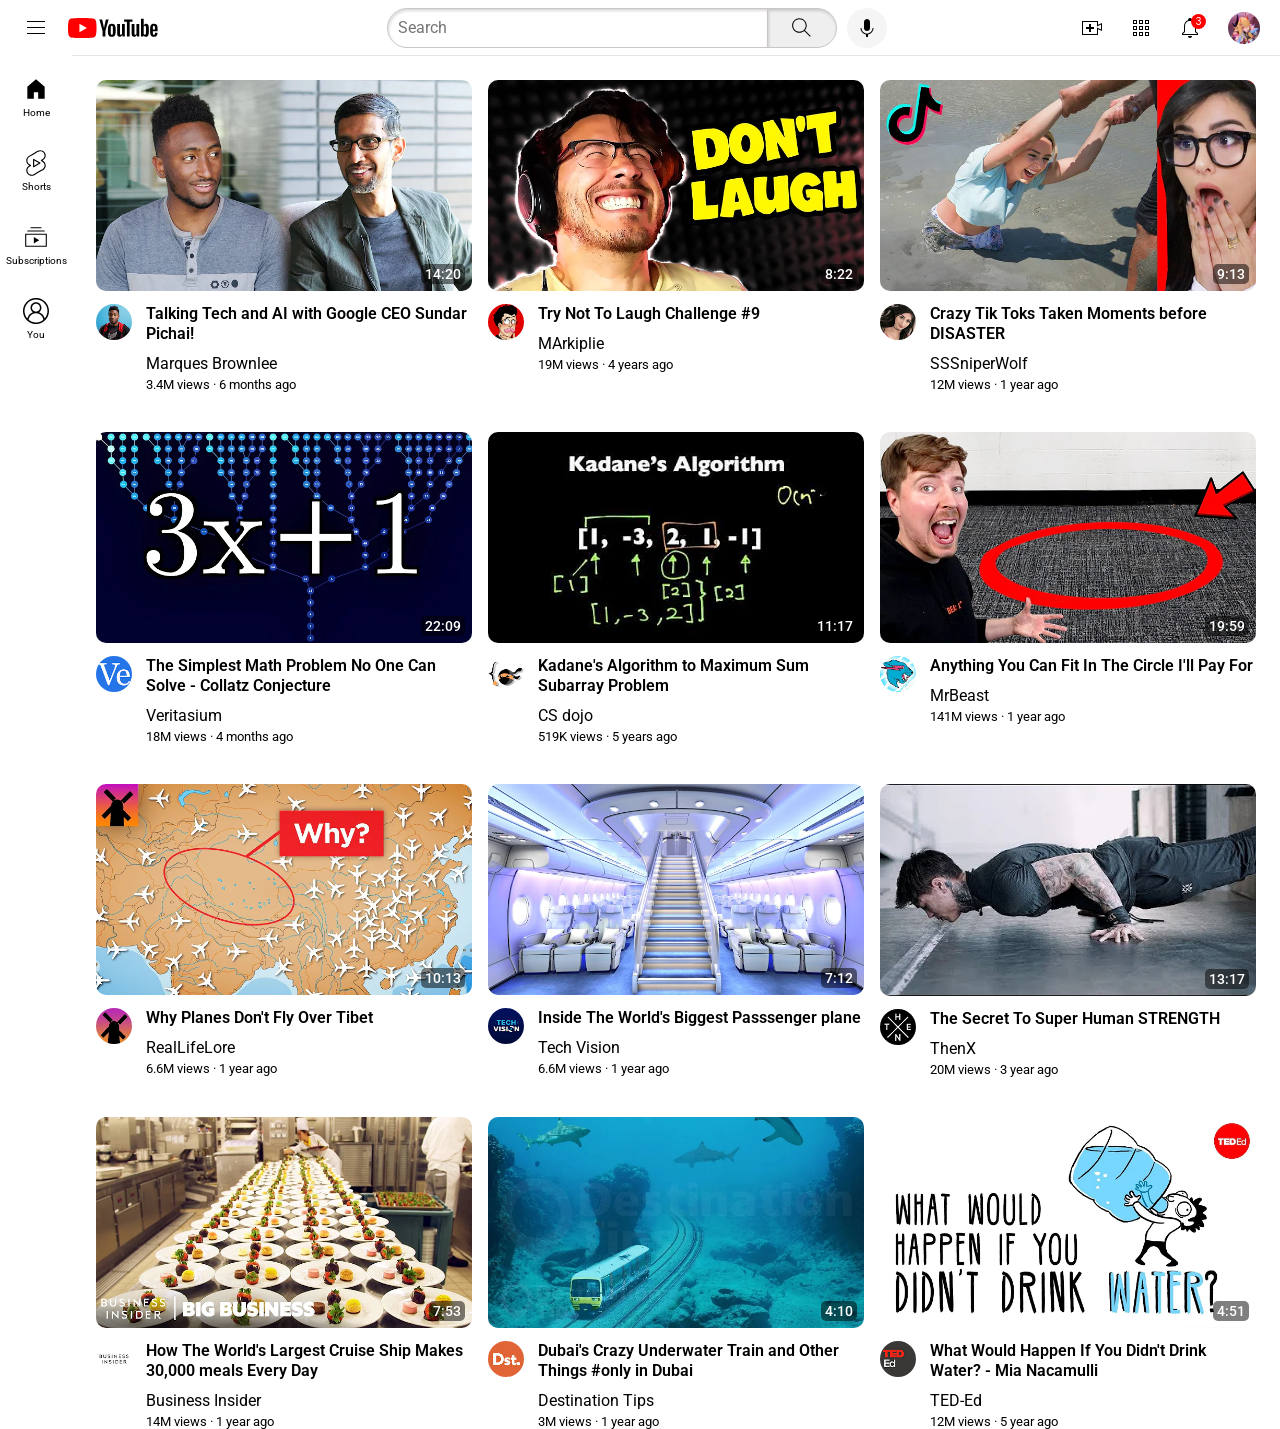
<file: html css/YouTube-clone/youtube_clone.html>
<!DOCTYPE html>
<html>

<head>

  <link rel="preconnect" href="https://fonts.googleapis.com">
  <link rel="preconnect" href="https://fonts.gstatic.com" crossorigin>
  <link href="https://fonts.googleapis.com/css2?family=Roboto:wght@400;500;700&display=swap" rel="stylesheet">
  <link rel="stylesheet" href="youtube clone css/video.css">
  <link rel="stylesheet" href="youtube clone css/header.css">
  <link rel="stylesheet" href="youtube clone css/general.css">
  <link rel="stylesheet" href="youtube clone css/sidebar.css">
  <title>YouTube CLONE</title>
</head>

<body>
  <div class="header">
    <div class="left-section">
      <img class="hamburger-menu" src="icons/hamburger-menu.svg">
      <img class="youtube-logo" src="icons/youtube-logo.svg">
    </div>
    <div class="middle-section">
      <input class="search-bar" type="text" placeholder="Search">
      <button class="search-button">
        <img class="search-icon" src="icons/search.svg">
        <div class="tooltip">Search</div>
      </button>
      <button class="voice-search-button">
        <img class="voice-search-icon" src="icons/voice-search-icon.svg">
        <div class="tooltip">Search with your voice</div>
      </button>
    </div>
    <div class="right-section">
      <div class="upload-icon-container">
        <img class="upload-icon" src="icons/upload.svg">
        <div class="tooltip">Create</div>
      </div>
      <div class="youtube-apps-container">    
        <img class="youtube-apps-icon" src="icons/youtube-apps.svg">
        <div class="tooltip">YouTube apps</div>
      </div>
      <div class="notification-icon-container">
        <img class="notification-icon" src="icons/notifications.svg">
        <div class="tooltip">Notifications</div>
        <div class="notification-number">3</div>
      </div>
      <div class="user-container">
        <img class="current-user-picture" src="channel-picture/pfp.jpg">
        <div class="tooltip">You</div>
      </div>
    </div>
  </div>

  <div class="sidebar">
    <div class="sidebar-link">
      <img class="logo" src="icons/home.svg" alt="home">
      <div>Home</div>
    </div>
    <div class="sidebar-link">
      <img class="logo" src="icons/youtube-shorts-logo-15253.svg" alt="">
      <div>Shorts</div>
    </div>
    <div class="sidebar-link">
      <img class="logo" src="icons/subscriptions.svg">
      <div>Subscriptions</div>
    </div>
    <div class="sidebar-link">
      <img class="logo" src="icons/user.svg">
      <div>You</div>
    </div>
  </div>

  <div class="video-grid">
    <div class="video-preview">
      <div class="thumbnail-row">
        <img class="thumbnail" src="thumbnails/thumbnail-1.webp">
        <div class="video-time">
          14:20
        </div>
      </div>
      <div class="video-info-grid">
        <div class="channel-picture">
          <img class="profile-picture" src="channel-picture/channel-1.jpeg">
        </div>
        <div class="video-info">
          <p class="video-title">
            Talking Tech and AI with Google CEO Sundar Pichai!
          </p>
          <p class="video-author">
            Marques Brownlee
          </p>
          <p class="video-stats">
            3.4M views &#183; 6 months ago
          </p>
        </div>
      </div>
    </div>

    <div class="video-preview">
      <div class="thumbnail-row">
        <img class="thumbnail" src="thumbnails/thumbnail-2.webp">
        <div class="video-time">
          8:22
        </div>
      </div>
      <div class="video-info-grid">
        <div class="channel-picture">
          <img class="profile-picture" src="channel-picture/channel-2.jpeg">
        </div>
        <div class="video-info">
          <p class="video-title">
            Try Not To Laugh Challenge #9
          </p>
          <p class="video-author">
            MArkiplie
          </p>
          <p class="video-stats">
            19M views &#183; 4 years ago
          </p>
        </div>
      </div>
    </div>

    <div class="video-preview">
      <div class="thumbnail-row">
        <img class="thumbnail" src="thumbnails/thumbnail-3.webp">
        <div class="video-time">
          9:13
        </div>
      </div>
      <div class="video-info-grid">
        <div class="channel-picture">
          <img class="profile-picture" src="channel-picture/channel-3.jpeg">
        </div>
        <div class="video-info">
          <div class="video-title">
            <p>
              Crazy Tik Toks Taken Moments before DISASTER
            </p>
          </div>
          <div class="video-author">
            <p>
              SSSniperWolf
            </p>
          </div>
          <div class="video-stats">
            <p>
              12M views &#183; 1 year ago
            </p>
          </div>
        </div>
      </div>
    </div>

    <div class="video-preview">
      <div class="thumbnail-row">
        <img class="thumbnail" src="thumbnails/thumbnail-4.webp">
        <div class="video-time">
          22:09
        </div>
      </div>
      <div class="video-info-grid">
        <div class="channel-picture">
          <img class="profile-picture" src="channel-picture/channel-4.jpeg">
        </div>
        <div class="video-info">
          <div class="video-title">
            <p>
              The Simplest Math Problem No One Can Solve - Collatz Conjecture
            </p>
          </div>
          <div class="video-author">
            <p>
              Veritasium
            </p>
          </div>
          <div class="video-stats">
            <p>
              18M views &#183; 4 months ago
            </p>
          </div>
        </div>
      </div>
    </div>

    <div class="video-preview">
      <div class="thumbnail-row">
        <img class="thumbnail" src="thumbnails/thumbnail-5.webp">
        <div class="video-time">
          11:17
        </div>
      </div>
      <div class="video-info-grid">
        <div class="channel-picture">
          <img class="profile-picture" src="channel-picture/channel-5.jpeg">
        </div>
        <div class="video-info">
          <div class="video-title">
            <p>
              Kadane's Algorithm to Maximum Sum Subarray Problem
            </p>
          </div>
          <div class="video-author">
            <p>
              CS dojo
            </p>
          </div>
          <div class="video-stats">
            <p>
              519K views &#183; 5 years ago
            </p>
          </div>
        </div>
      </div>
    </div>

    <div class="video-preview">
      <div class="thumbnail-row">
        <img class="thumbnail" src="thumbnails/thumbnail-6.webp">
        <div class="video-time">
          19:59
        </div>
      </div>
      <div class="video-info-grid">
        <div class="channel-picture">
          <img class="profile-picture" src="channel-picture/channel-6.jpeg">
        </div>
        <div class="video-info">
          <div class="video-title">
            <P>
              Anything You Can Fit In The Circle I'll Pay For
            </P>
          </div>
          <div class="video-author">
            <p>
              MrBeast
            </p>
          </div>
          <div class="video-stats">
            <P>
              141M views &#183; 1 year ago
            </P>
          </div>
        </div>
      </div>
    </div>

    <div class="video-preview">
      <div class="thumbnail-row">
        <img class="thumbnail" src="thumbnails/thumbnail-7.webp">
        <div class="video-time">
          10:13
        </div>
      </div>
      <div class="video-info-grid">
        <div class="channel-picture">
          <img class="profile-picture" src="channel-picture/channel-7.jpeg">
        </div>
        <div class="video-info">
          <div class="video-title">
            <p>
              Why Planes Don't Fly Over Tibet
            </p>
          </div>
          <div class="video-author">
            <p>
              RealLifeLore
            </p>
          </div>
          <div class="video-stats">
            <p>
              6.6M views &#183; 1 year ago
            </p>
          </div>
        </div>
      </div>
    </div>

    <div class="video-preview">
      <div class="thumbnail-row">
        <img class="thumbnail" src="thumbnails/thumbnail-8.webp">
        <div class="video-time">
          7:12
        </div>
      </div>
      <div class="video-info-grid">
        <div class="channel-picture">
          <img class="profile-picture" src="channel-picture/channel-8.jpeg">
        </div>
        <div class="video-info">
          <div class="video-title">
            <p>
              Inside The World's Biggest Passsenger plane
            </p>
          </div>
          <div class="video-author">
            <p>
              Tech Vision
            </p>
          </div>
          <div class="video-stats">
            <p>
              6.6M views &#183; 1 year ago
            </p>
          </div>
        </div>
      </div>
    </div>

    <div class="video-preview">
      <div class="thumbnail-row">
        <img class="thumbnail" src="thumbnails/thumbnail-9.webp">
        <div class="video-time">
          13:17
        </div>
      </div>
      <div class="video-info-grid">
        <div class="channel-picture">
          <img class="profile-picture" src="channel-picture/channel-9.jpeg">
        </div>
        <div class="video-info">
          <div class="video-title">
            <p>
              The Secret To Super Human STRENGTH
            </p>
          </div>
          <div class="video-author">
            <p>
              ThenX
            </p>
          </div>
          <div class="video-stats">
            <p>
              20M views &#183; 3 year ago
            </p>
          </div>
        </div>
      </div>
    </div>

    <div class="video-preview">
      <div class="thumbnail-row">
        <img class="thumbnail" src="thumbnails/thumbnail-10.webp">
        <div class="video-time">
          7:53
        </div>
      </div>
      <div class="video-info-grid">
        <div class="channel-picture">
          <img class="profile-picture" src="channel-picture/channel-10.jpeg">
        </div>
        <div class="video-info">
          <div class="video-title">
            <p>
              How The World's Largest Cruise Ship Makes 30,000 meals Every Day
            </p>
          </div>
          <div class="video-author">
            <p>
              Business Insider
            </p>
          </div>
          <div class="video-stats">
            <p>
              14M views &#183; 1 year ago
            </p>
          </div>
        </div>
      </div>
    </div>

    <div class="video-preview">
      <div class="thumbnail-row">
        <img class="thumbnail" src="thumbnails/thumbnail-11.webp">
        <div class="video-time">
          4:10
        </div>
      </div>
      <div class="video-info-grid">
        <div class="channel-picture">
          <img class="profile-picture" src="channel-picture/channel-11.jpeg">
        </div>
        <div class="video-info">
          <div class="video-title">
            <p>
              Dubai's Crazy Underwater Train and Other Things #only in Dubai
            </p>
          </div>
          <div class="video-author">
            <p>
              Destination Tips
            </p>
          </div>
          <div class="video-stats">
            <p>
              3M views &#183; 1 year ago
            </p>
          </div>
        </div>
      </div>
    </div>

    <div class="video-preview">
      <div class="thumbnail-row">
        <img class="thumbnail" src="thumbnails/thumbnail-12.webp">
        <div class="video-time">
          4:51
        </div>
      </div>
      <div class="video-info-grid">
        <div class="channel-picture">
          <img class="profile-picture" src="channel-picture/channel-12.jpeg">
        </div>
        <div class="video-info">
          <div class="video-title">
            <p>
              What Would Happen If You Didn't Drink Water? - Mia Nacamulli
            </p>
          </div>
          <div class="video-author">
            <p>
              TED-Ed
            </p>
          </div>
          <div class="video-stats">
            <p>
              12M views &#183; 5 year ago
            </p>
          </div>
        </div>
      </div>
    </div>

  </div>

</body>

</html>

<!-- I alone am the honoured one throughout the heaven and the earth -->
<!-- You are An Amazing Guy , NATSUKI SUBARU -->
<!-- I am your hero , Rem -->
</file>
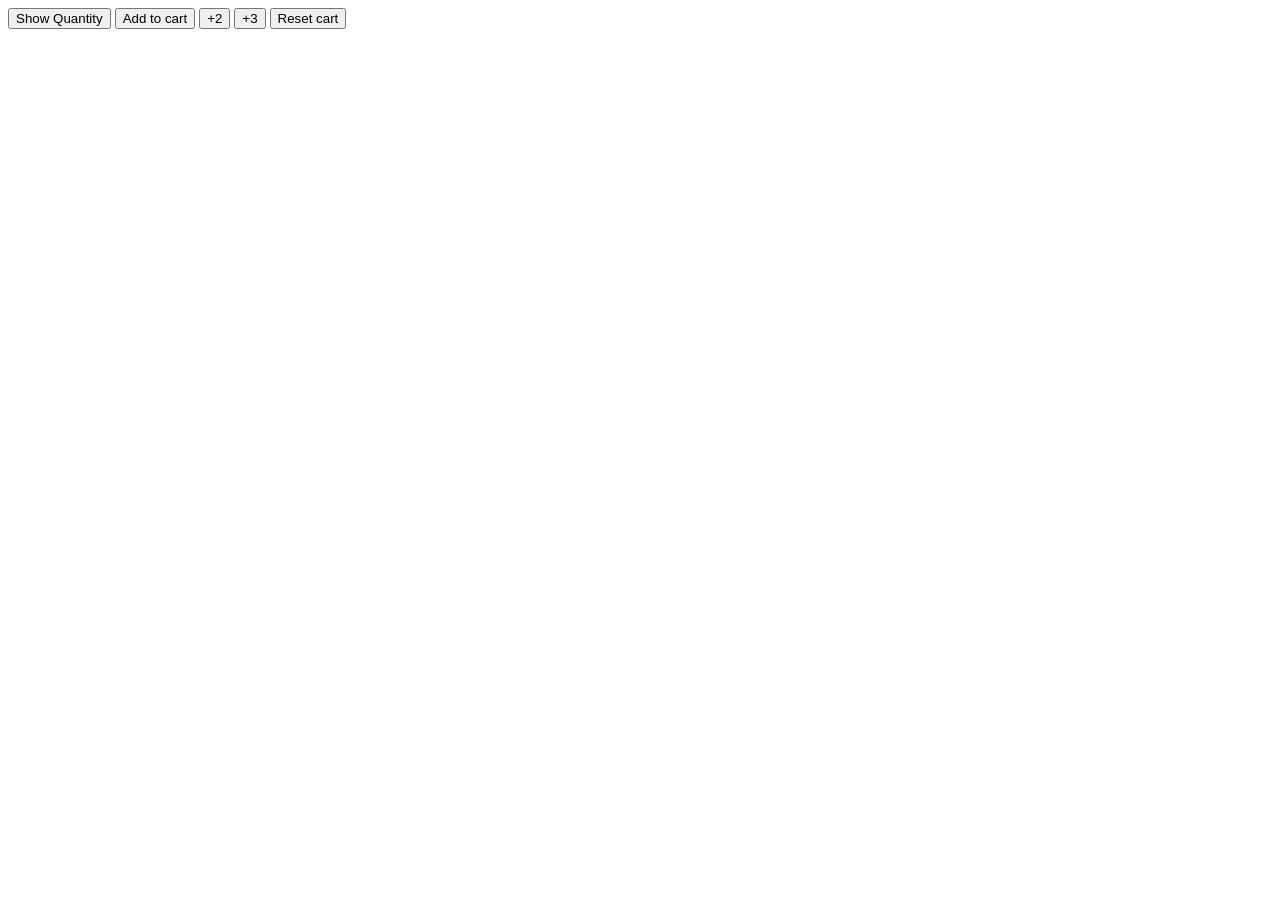
<file: javascript/practice/cart_quantity.html>
<!DOCTYPE html>
<html>

<head>
  <title>Cart Quantity</title>
  <script src="script.js"></script>
</head>

<body>
  <button onclick="
    console.log(`Cart Quantity = ${quantity}`);
    ">
    Show Quantity
  </button>
  <button onclick="
    quantity+=1;
    console.log(`Cart Quantity = ${quantity}`);
  ">
    Add to cart
  </button>
  <button onclick="
    quantity+=2;
    console.log(`Cart Quantity = ${quantity}`);
  ">
    +2
  </button>
  <button onclick="
    quantity+=3;
    console.log(`Cart Quantity = ${quantity}`);
  ">+3
  </button>
  <button onclick="
    quantity=0;
    console.log('Cart was reset.' );
    console.log(`Cart Quantity = ${quantity}`);
  ">
    Reset cart
  </button>
</body>

</html>
</file>
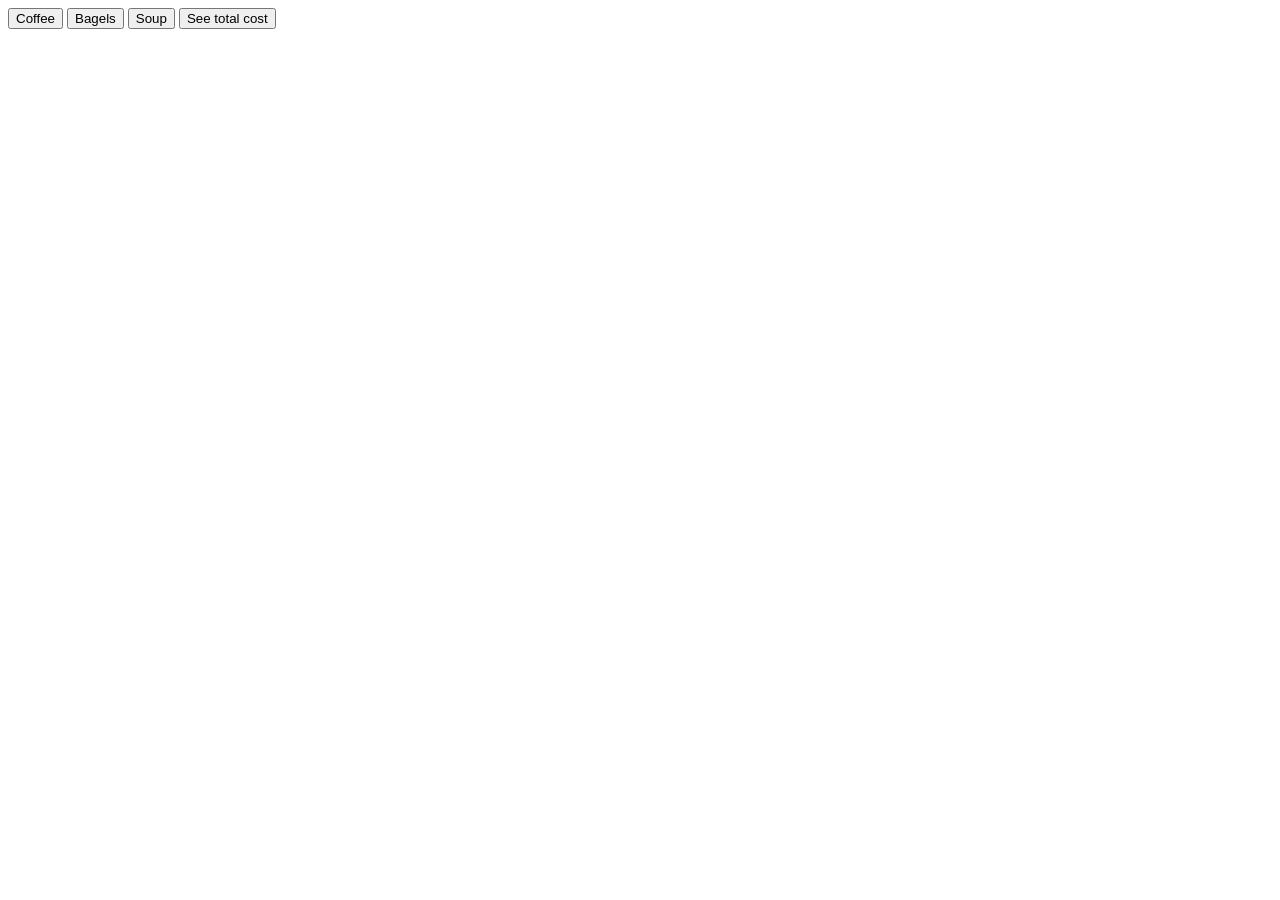
<file: javascript/practice/practice.html>
<!DOCTYPE html>
<html>

<head>
  <title>Practice</title>
  <script src="script.js"></script>
</head>

<body>

  <button onclick="
      cost+=5;
      console.log('Coffee added')
      
    ">    
    Coffee
  </button>

  <button onclick="
    cost+=3;
    console.log('Bagel added')
    
  ">
    Bagels
  </button>

  <button onclick="
    cost+=9;
    console.log('Soup added')
    
  ">
    Soup
  </button>

  <button onclick="
    let tax = cost * 0.1;
    let totalCost = cost + tax;

    console.log(`Food Cost: $${cost}`);
    console.log(`Tax (10%): $${tax}`);
    console.log(`Total Cost: $${totalCost}`);
  ">
    See total cost
  </button>

</body>

</html>
</file>
<file: html css/YouTube-clone/youtube clone css/video.css>
.thumbnail {
width: 100%;
border-radius: 10px;
}

.video-title{
margin-top: 0;
font-size: 16px;
font-weight: 600;
line-height: 20px;
margin-bottom: 10px;
}

.video-stats{
font-size: 13px;
color: rbg(96,96,96);      
}

.video-author{
margin-bottom: 4px;
}
/* .video-author,
.video-stats{
display: block;
} */

/* .video-stats{
display: inline-block;
} */

.video-info-grid{
display: grid;
grid-template-columns: 50px 1fr;
}

.profile-picture{
width: 36px;
border-radius: 25px;
}

.thumbnail-row{
margin-bottom: 9px;
position: relative;
}
      
.video-grid{
display: grid;
grid-template-columns:1fr 1fr 1fr;
column-gap:  16px;
row-gap: 40px;
border-radius: 10px;
/* text-decoration: underline; a example of inheritance */
}

@media (max-width:1100px){
  .video-grid{
    grid-template-columns: 1fr 1fr;
  }
}

@media (min-width: 1100px)and (max-width:1599px){
    .video-grid{
    grid-template-columns: 1fr 1fr 1fr ;
  }
}

@media (min-width:1600px) {
  .video-grid{
    grid-template-columns: 1fr 1fr 1fr 1fr;
  }
}

.video-time{
  font-family: roboto , arial;
  font-weight: 500;
  font-size: 14px;
  position: absolute ;
  background-color: rgb(0,0,0,0.5);
  color: white;
  bottom: 11px;
  right: 7px;
  border-radius: 5px;
  padding: 2px 4px;
}
</file>
<file: html css/YouTube-clone/youtube clone css/header.css>
.header{
  height: 55px;

  display: flex;
  flex-direction: row;
  justify-content: space-between;
  position: fixed;

  top: 0;
  left: 0;
  right: 0;
  background-color: white;
  border-bottom-width: 1px;
  border-bottom-style: solid;
  border-color: rgb(228,228,228) ;
  z-index: 100;
}

.left-section{
  align-items: center;
  display: flex;
}

.middle-section{
  flex: 1;
  margin-left: 70px;
  margin-right: 35px;
  max-width: 500px ;
  display: flex;
  align-items: center;
}


.right-section{
  margin-right: 20px;
  display: flex;
  align-items: center;
  justify-content: space-between;
  width: 180px;
  flex-shrink: 0;
}

.hamburger-menu{
  height: 24px;
  margin-left: 24px;
  margin-right: 20px;
}

.youtube-logo{
  height: 20px;
}

.search-bar{
  flex:1;
  height: 36px;
  padding-left: 10px;
  font-size: 16px;
  /* border-width: 1px;
  border-style: solid;
  border-color: rgb(203, 197, 197); */
  border: 1px solid rgb(203, 197, 197);
  border-top-left-radius: 20px;
  border-bottom-left-radius: 20px;
  box-shadow: inset 1px 2px 3px
  rgba(0,0,0,0.15);
  width: 0;
}

.search-bar::placeholder{
  font-family: Roboto , ARIAL;
  font-size: 16px;
}

.search-button{
  height: 40px;
  width: 70px;
  border-width: 1px;
  border-style: solid;
  border-color:  rgb(203, 197, 197);
  margin-left: -1px;
  border-bottom-right-radius: 20px;
  border-top-right-radius: 20px;
  box-shadow: inset 1px 2px 3px
  rgba(0,0,0,0.15);
  margin-right: 10px;

  position: relative ;
  justify-content: center;
  align-items: center;
}

.search-button,
.voice-search-button,
.upload-icon-container,
.youtube-apps-container,
.notification-icon-container,
.user-container{
  position: relative;
  display: flex;
  justify-content: center;
  align-items: center;
}

.search-button .tooltip ,
.voice-search-button .tooltip,
.upload-icon-container .tooltip,
.youtube-apps-container .tooltip,
.notification-icon-container .tooltip,
.user-container .tooltip{
  font-size: 14px;
  font-family: Arial, Helvetica, sans-serif;
  position: absolute;
  color: white;
  background-color: gray;
  padding-right: 7px;
  padding-left: 7px;
  padding-bottom: 4px;
  padding-top: 4px;

  position: absolute;
  border-radius: 2px;
  bottom: -33px;
  opacity: 0;
  transition: opacity 0.15s;

  pointer-events: none;
  white-space: nowrap ;
}

.voice-search-button{
  position: relative;
  height: 40px;
  width: 40px;
  border-radius: 20px;
  border:none;
  background-color: rgb(245,245,245);
}

.search-button:hover .tooltip,
.voice-search-button:hover .tooltip,
.upload-icon-container:hover .tooltip,
.youtube-apps-container:hover .tooltip,
.notification-icon-container:hover .tooltip,
.user-container:hover .tooltip{
  opacity: 1;
}

.search-icon{
  height: 25px;
  
}

.voice-search-icon{
  height: 24px;
  
}

.upload-icon{
  height: 24px;

}

.youtube-apps-icon{
  height: 24px;
}

.notification-icon{
  height: 24px;
}

.notification-icon-container{
  position: relative;
}

.notification-number{
  position: absolute;
  color: white;
  font-family: arial;
  font-weight: 500;
  font-size: 10px;
  padding-left: 5px;
  padding-right: 5px;
  padding-bottom: 2px;
  padding-top: 2px;
  background-color: red;
  top: -2px;
  right: -4px;
  border-radius: 10px;
}

.current-user-picture{
  height: 32px;
  border: none;
  border-radius:16px;
}
</file>
<file: html css/YouTube-clone/youtube clone css/general.css>
p{
font-family: Roboto , Arial;
margin-top: 0;
margin-bottom: 0;
}

body{
  margin: 0;
  padding-top: 80px;
  padding-left: 96px;
  padding-right: 24px;
}
</file>
<file: html css/YouTube-clone/youtube clone css/sidebar.css>
.sidebar {
   position: fixed;
   left: 0;
   top: 55px;
   bottom: 0;
   background-color: white;
   width: 72px;
  z-index: 200;
  padding-top: 5px;
  }

 .sidebar-link{
  height: 74px;
  display: flex;
  align-items: center;
  justify-content: center;
  flex-direction: column;
 }

 .sidebar-link:hover{
  background-color: lightgrey;
 }
 .youtube-shorts{
   height: 20px;
   width: 20px;
}
.sidebar-link img{
  height: 26px;
  margin-bottom: 5px;

}
/* .logo{
  height: 35px;
  vertical-align:middle;
  align-items: center;
} */

/* img{
  height: 35px;
  vertical-align:middle;
  align-items: center;
} */

.sidebar-link div{
  font-family: roboto, arial;
  font-size: 10px;
}
</file>
